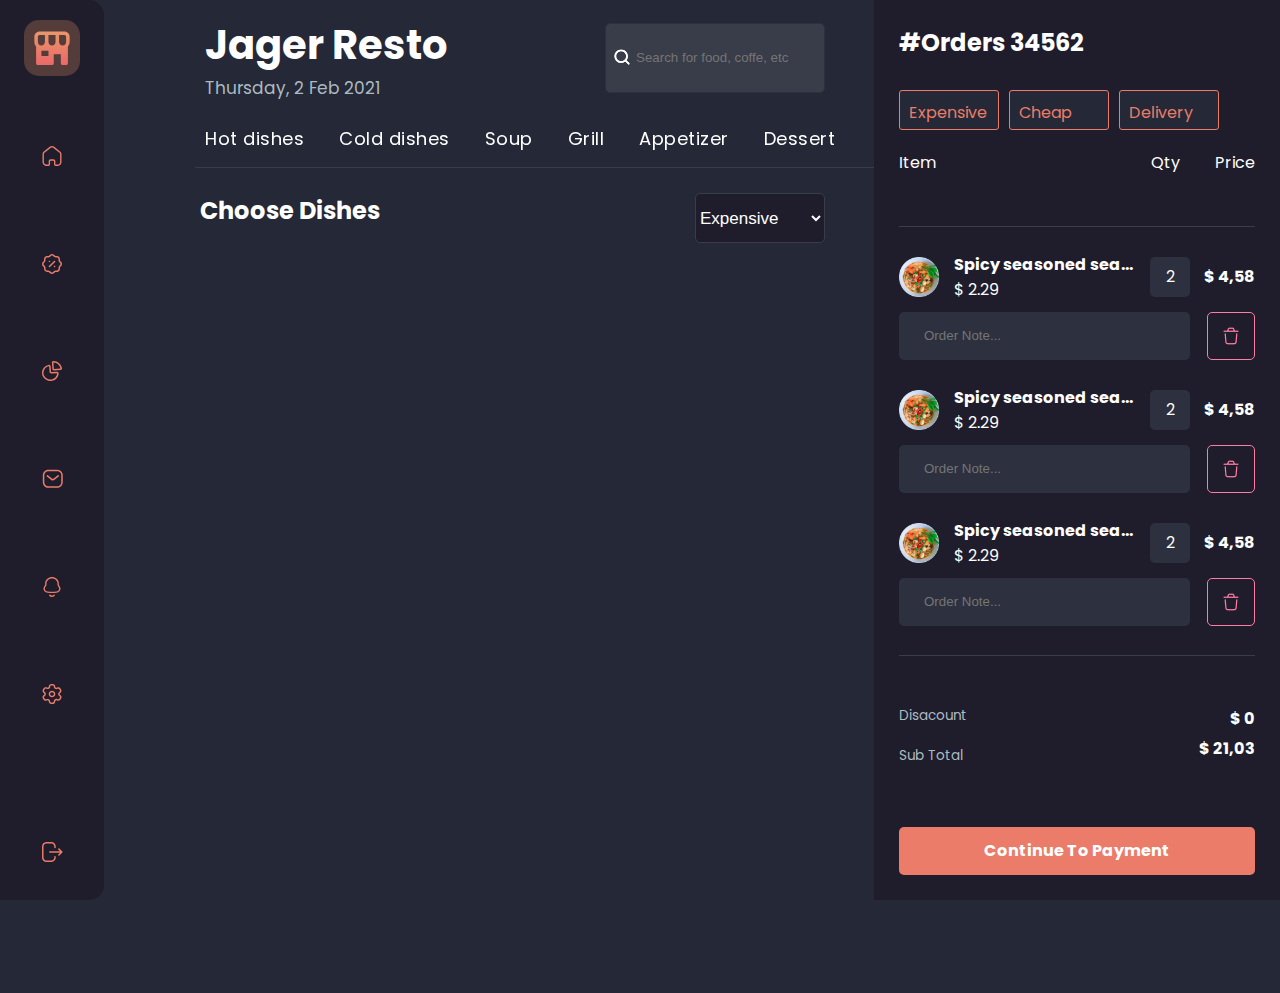
<file: index.html>
<!DOCTYPE html>
<html lang="en">

<head>
    <meta charset="UTF-8">
    <meta name="viewport" content="width=device-width, initial-scale=1.0">
    <title>Restarount</title>
    <link rel="stylesheet" href="style.css">
    <link rel="stylesheet" href="https://cdnjs.cloudflare.com/ajax/libs/font-awesome/6.5.1/css/all.min.css" integrity="sha512-DTOQO9RWCH3ppGqcWaEA1BIZOC6xxalwEsw9c2QQeAIftl+Vegovlnee1c9QX4TctnWMn13TZye+giMm8e2LwA==" crossorigin="anonymous" referrerpolicy="no-referrer"
    />
    <link rel="icon" href="images/Logo.png">

</head>

<body>
    <div class="sidebar">
        <div class="sidebar-logo">
            <img src="images/logo.svg" alt="logo" />
        </div>
        <div class="sidebar-menu">
            <div class="sidebar-menu-item active-item">
                <img src="images/Vector.svg" alt="" />
            </div>
            <div class="sidebar-menu-item">
                <img src="images/Vector-1.svg" alt="" />
            </div>
            <div class="sidebar-menu-item">
                <img src="images/Vector-2.svg" alt="" />
            </div>
            <div class="sidebar-menu-item">
                <img src="images/Vector-3.svg" alt="" />
            </div>
            <div class="sidebar-menu-item">
                <img src="images/Vector-4.svg" alt="" />
            </div>
            <div class="sidebar-menu-item">
                <img src="images/Vector-5.svg" alt="" />
            </div>
        </div>
        <div class="sidebar-logout">
            <img src="images/logout.svg" alt="log out" />
        </div>
    </div>

    <div class="main-section">
        <header>
            <div class="main-title">
                <div class="main-title-text">
                    <h1>Jager Resto</h1>
                    <p>Thursday, 2 Feb 2021</p>
                </div>
                <div class="main-title-searchbar">
                    <form id="form">
                        <input id="input" type="text" name="search" placeholder="Search for food, coffe, etc">
                        <img src="./images/search-icon.svg" alt="search">
                    </form>

                </div>
            </div>

            <div class="menu-tabs">

                <li class="activ-tab2">
                    <a id="hot" class="active-tab" href="#">Hot dishes</a>
                </li>


                <li class="activ-tab2">
                    <a id="cold" class="active-tab" href="./cold/index.html">Cold dishes</a>
                </li>


                <li class="activ-tab2">
                    <a id="soup" class="active-tab" href="./soup/index.html">Soup</a>
                </li>


                <li class="activ-tab2">
                    <a id="grill" class="active-tab" href="/grill/index.html">Grill</a>
                </li>


                <li class="activ-tab2">
                    <a id="appetizer" class="active-tab" href="/appetizer/index.html">Appetizer</a>
                </li>


                <li class="activ-tab2">
                    <a id="dessert" class="active-tab" href="/dessert/index.html">Dessert</a>
                </li>

            </div>
        </header>


        <div class="main-content">
            <div class="main-content-title">
                <h2>Choose Dishes</h2>
                <div class="main-content-dropdown">
                    <select name="dishes" id="select">
                        <option value="expensive">Expensive</option>
                        <option value="cheap">Cheap</option>
                        <option value="delivery">Delivery</option>
                    </select>
                </div>
            </div>

            <div class="main-content-grid" id="foods">

                <!-- <div class="container">
                    <div class="grid-item">
                        <img src="./images/food.png" alt="" />
                        <h3>Spicy seasoned seafood noodles</h3>
                        <p>$ 2.29</p>
                        <h4>20 Bowls availabel</h4>
                    </div>
                    <div class="grid-item">
                        <img src="./images/food.png" alt="" />
                        <h3>Spicy seasoned seafood noodles</h3>
                        <p>$ 2.29</p>
                        <h4>20 Bowls availabel</h4>
                    </div>
                    <div class="grid-item">
                        <img src="./images/food.png" alt="" />
                        <h3>Spicy seasoned seafood noodles</h3>
                        <p>$ 2.29</p>
                        <h4>20 Bowls availabel</h4>
                    </div>
                    <div class="grid-item">
                        <img src="./images/food.png" alt="" />
                        <h3>Spicy seasoned seafood noodles</h3>
                        <p>$ 2.29</p>
                        <h4>20 Bowls availabel</h4>
                    </div>
                    <div class="grid-item">
                        <img src="./images/food.png" alt="" />
                        <h3>Spicy seasoned seafood noodles</h3>
                        <p>$ 2.29</p>
                        <h4>20 Bowls availabel</h4>
                    </div>
                    <div class="grid-item">
                        <img src="./images/food.png" alt="" />
                        <h3>Spicy seasoned seafood noodles</h3>
                        <p>$ 2.29</p>
                        <h4>20 Bowls availabel</h4>
                    </div>
                    <div class="grid-item">
                        <img src="./images/food.png" alt="" />
                        <h3>Spicy seasoned seafood noodles</h3>
                        <p>$ 2.29</p>
                        <h4>20 Bowls availabel</h4>
                    </div>
                    <div class="grid-item">
                        <img src="./images/food.png" alt="" />
                        <h3>Spicy seasoned seafood noodles</h3>
                        <p>$ 2.29</p>
                        <h4>20 Bowls availabel</h4>
                    </div> -->
            </div>
        </div>

        <div class="order">
            <header>
                <h2>#Orders 34562</h2>
                <div class="order-header-selectors">
                    <p>Expensive</p>
                    <p>Cheap</p>
                    <p>Delivery</p>
                </div>
                <div class="order-header-info">
                    <p>Item</p>
                    <p>Qty</p>
                    <p>Price</p>
                </div>
            </header>
            <div class="order-content">
                <div class="order-content-item">
                    <div class="order-item-description">
                        <img src="./images/food.png" alt="" />
                        <div>
                            <h4>Spicy seasoned sea...</h4>
                            <p>$ 2.29</p>
                        </div>
                        <p class="order-item-quantity">2</p>
                        <h4>$ 4,58</h4>
                    </div>
                    <div class="order-item-note">
                        <input type="text" placeholder="Order Note..." />
                        <div>
                            <img src="./images/Trash.png" alt="" />
                        </div>
                    </div>
                </div>
                <div class="order-content-item">
                    <div class="order-item-description">
                        <img src="./images/food.png" alt="" />
                        <div>
                            <h4>Spicy seasoned sea...</h4>
                            <p>$ 2.29</p>
                        </div>
                        <p class="order-item-quantity">2</p>
                        <h4>$ 4,58</h4>
                    </div>
                    <div class="order-item-note">
                        <input type="text" placeholder="Order Note..." />
                        <div>
                            <img src="./images/Trash.png" alt="" />
                        </div>
                    </div>
                </div>
                <div class="order-content-item">
                    <div class="order-item-description">
                        <img src="./images/food.png" alt="" />
                        <div>
                            <h4>Spicy seasoned sea...</h4>
                            <p>$ 2.29</p>
                        </div>
                        <p class="order-item-quantity">2</p>
                        <h4>$ 4,58</h4>
                    </div>
                    <div class="order-item-note">
                        <input type="text" placeholder="Order Note..." />
                        <div>
                            <img src="./images/Trash.png" alt="" />
                        </div>
                    </div>
                </div>
                <div class="order-content-item">
                    <div class="order-item-description">
                        <img src="./images/food.png" alt="" />
                        <div>
                            <h4>Spicy seasoned sea...</h4>
                            <p>$ 2.29</p>
                        </div>
                        <p class="order-item-quantity">2</p>
                        <h4>$ 4,58</h4>
                    </div>
                    <div class="order-item-note">
                        <input type="text" value="Order Note..." />
                        <div>
                            <img src="./images/Trash.png" alt="" />
                        </div>
                    </div>
                </div>
            </div>
            <div class="order-total">
                <div class="order-disacount">
                    <p>Disacount</p>
                    <p>$ 0</p>
                </div>
                <div class="order-subtotal">
                    <p>Sub Total</p>
                    <p>$ 21,03</p>
                </div>
            </div>
            <p class="order-payment">Continue To Payment</p>
        </div>
    </div>
    </div>



    <script src="script.js"></script>

</body>

</html>
</file>
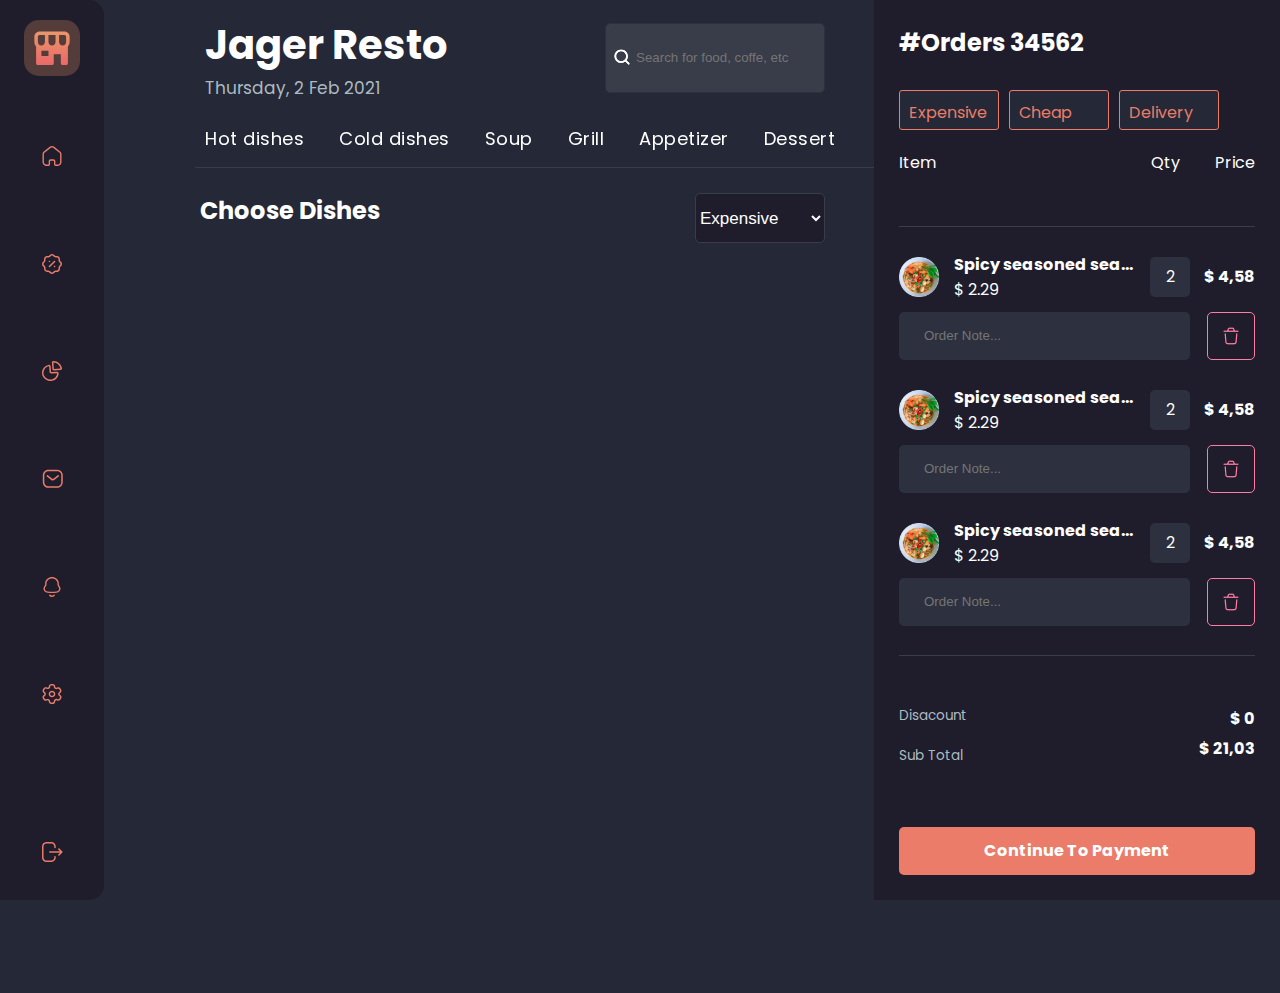
<file: appetizer/index.html>
<!DOCTYPE html>
<html lang="en">

<head>
    <meta charset="UTF-8">
    <meta name="viewport" content="width=device-width, initial-scale=1.0">
    <title>Restarount</title>
    <link rel="stylesheet" href="style.css">
    <link rel="stylesheet" href="https://cdnjs.cloudflare.com/ajax/libs/font-awesome/6.5.1/css/all.min.css" integrity="sha512-DTOQO9RWCH3ppGqcWaEA1BIZOC6xxalwEsw9c2QQeAIftl+Vegovlnee1c9QX4TctnWMn13TZye+giMm8e2LwA==" crossorigin="anonymous" referrerpolicy="no-referrer"
    />
    <link rel="icon" href="images/Logo.png">

</head>

<body>
    <div class="sidebar">
        <div class="sidebar-logo">
            <img src="images/logo.svg" alt="logo" />
        </div>
        <div class="sidebar-menu">
            <div class="sidebar-menu-item active-item">
                <img src="images/Vector.svg" alt="" />
            </div>
            <div class="sidebar-menu-item">
                <img src="images/Vector-1.svg" alt="" />
            </div>
            <div class="sidebar-menu-item">
                <img src="images/Vector-2.svg" alt="" />
            </div>
            <div class="sidebar-menu-item">
                <img src="images/Vector-3.svg" alt="" />
            </div>
            <div class="sidebar-menu-item">
                <img src="images/Vector-4.svg" alt="" />
            </div>
            <div class="sidebar-menu-item">
                <img src="images/Vector-5.svg" alt="" />
            </div>
        </div>
        <div class="sidebar-logout">
            <img src="images/logout.svg" alt="log out" />
        </div>
    </div>

    <div class="main-section">
        <header>
            <div class="main-title">
                <div class="main-title-text">
                    <h1>Jager Resto</h1>
                    <p>Thursday, 2 Feb 2021</p>
                </div>
                <div class="main-title-searchbar">
                    <form id="form">
                        <input id="input" type="text" name="search" placeholder="Search for food, coffe, etc">
                        <img src="./images/search-icon.svg" alt="search">
                    </form>

                </div>
            </div>

            <div class="menu-tabs">

                <li class="activ-tab2">
                    <a id="hot" class="active-tab" href="/index.html">Hot dishes</a>
                </li>


                <li class="activ-tab2">
                    <a id="cold" class="active-tab" href="/cold/index.html">Cold dishes</a>
                </li>


                <li class="activ-tab2">
                    <a id="soup" class="active-tab" href="/soup/index.html">Soup</a>
                </li>


                <li class="activ-tab2">
                    <a id="grill" class="active-tab" href="/grill/index.html">Grill</a>
                </li>


                <li class="activ-tab2">
                    <a id="appetizer" class="active-tab" href="/appetizer/">Appetizer</a>
                </li>


                <li class="activ-tab2">
                    <a id="dessert" class="active-tab" href="/dessert/index.html">Dessert</a>
                </li>

            </div>
        </header>


        <div class="main-content">
            <div class="main-content-title">
                <h2>Choose Dishes</h2>
                <div class="main-content-dropdown">
                    <select name="dishes" id="select">
                        <option value="expensive">Expensive</option>
                        <option value="cheap">Cheap</option>
                        <option value="delivery">Delivery</option>
                    </select>
                </div>
            </div>

            <div class="main-content-grid" id="foods">

                <!-- <div class="container">
                    <div class="grid-item">
                        <img src="./images/food.png" alt="" />
                        <h3>Spicy seasoned seafood noodles</h3>
                        <p>$ 2.29</p>
                        <h4>20 Bowls availabel</h4>
                    </div>
                    <div class="grid-item">
                        <img src="./images/food.png" alt="" />
                        <h3>Spicy seasoned seafood noodles</h3>
                        <p>$ 2.29</p>
                        <h4>20 Bowls availabel</h4>
                    </div>
                    <div class="grid-item">
                        <img src="./images/food.png" alt="" />
                        <h3>Spicy seasoned seafood noodles</h3>
                        <p>$ 2.29</p>
                        <h4>20 Bowls availabel</h4>
                    </div>
                    <div class="grid-item">
                        <img src="./images/food.png" alt="" />
                        <h3>Spicy seasoned seafood noodles</h3>
                        <p>$ 2.29</p>
                        <h4>20 Bowls availabel</h4>
                    </div>
                    <div class="grid-item">
                        <img src="./images/food.png" alt="" />
                        <h3>Spicy seasoned seafood noodles</h3>
                        <p>$ 2.29</p>
                        <h4>20 Bowls availabel</h4>
                    </div>
                    <div class="grid-item">
                        <img src="./images/food.png" alt="" />
                        <h3>Spicy seasoned seafood noodles</h3>
                        <p>$ 2.29</p>
                        <h4>20 Bowls availabel</h4>
                    </div>
                    <div class="grid-item">
                        <img src="./images/food.png" alt="" />
                        <h3>Spicy seasoned seafood noodles</h3>
                        <p>$ 2.29</p>
                        <h4>20 Bowls availabel</h4>
                    </div>
                    <div class="grid-item">
                        <img src="./images/food.png" alt="" />
                        <h3>Spicy seasoned seafood noodles</h3>
                        <p>$ 2.29</p>
                        <h4>20 Bowls availabel</h4>
                    </div> -->
            </div>
        </div>

        <div class="order">
            <header>
                <h2>#Orders 34562</h2>
                <div class="order-header-selectors">
                    <p>Expensive</p>
                    <p>Cheap</p>
                    <p>Delivery</p>
                </div>
                <div class="order-header-info">
                    <p>Item</p>
                    <p>Qty</p>
                    <p>Price</p>
                </div>
            </header>
            <div class="order-content">
                <div class="order-content-item">
                    <div class="order-item-description">
                        <img src="./images/food.png" alt="" />
                        <div>
                            <h4>Spicy seasoned sea...</h4>
                            <p>$ 2.29</p>
                        </div>
                        <p class="order-item-quantity">2</p>
                        <h4>$ 4,58</h4>
                    </div>
                    <div class="order-item-note">
                        <input type="text" placeholder="Order Note..." />
                        <div>
                            <img src="./images/Trash.png" alt="" />
                        </div>
                    </div>
                </div>
                <div class="order-content-item">
                    <div class="order-item-description">
                        <img src="./images/food.png" alt="" />
                        <div>
                            <h4>Spicy seasoned sea...</h4>
                            <p>$ 2.29</p>
                        </div>
                        <p class="order-item-quantity">2</p>
                        <h4>$ 4,58</h4>
                    </div>
                    <div class="order-item-note">
                        <input type="text" placeholder="Order Note..." />
                        <div>
                            <img src="./images/Trash.png" alt="" />
                        </div>
                    </div>
                </div>
                <div class="order-content-item">
                    <div class="order-item-description">
                        <img src="./images/food.png" alt="" />
                        <div>
                            <h4>Spicy seasoned sea...</h4>
                            <p>$ 2.29</p>
                        </div>
                        <p class="order-item-quantity">2</p>
                        <h4>$ 4,58</h4>
                    </div>
                    <div class="order-item-note">
                        <input type="text" placeholder="Order Note..." />
                        <div>
                            <img src="./images/Trash.png" alt="" />
                        </div>
                    </div>
                </div>
                <div class="order-content-item">
                    <div class="order-item-description">
                        <img src="./images/food.png" alt="" />
                        <div>
                            <h4>Spicy seasoned sea...</h4>
                            <p>$ 2.29</p>
                        </div>
                        <p class="order-item-quantity">2</p>
                        <h4>$ 4,58</h4>
                    </div>
                    <div class="order-item-note">
                        <input type="text" value="Order Note..." />
                        <div>
                            <img src="./images/Trash.png" alt="" />
                        </div>
                    </div>
                </div>
            </div>
            <div class="order-total">
                <div class="order-disacount">
                    <p>Disacount</p>
                    <p>$ 0</p>
                </div>
                <div class="order-subtotal">
                    <p>Sub Total</p>
                    <p>$ 21,03</p>
                </div>
            </div>
            <p class="order-payment">Continue To Payment</p>
        </div>
    </div>
    </div>



    <script src="script.js"></script>

</body>

</html>
</file>
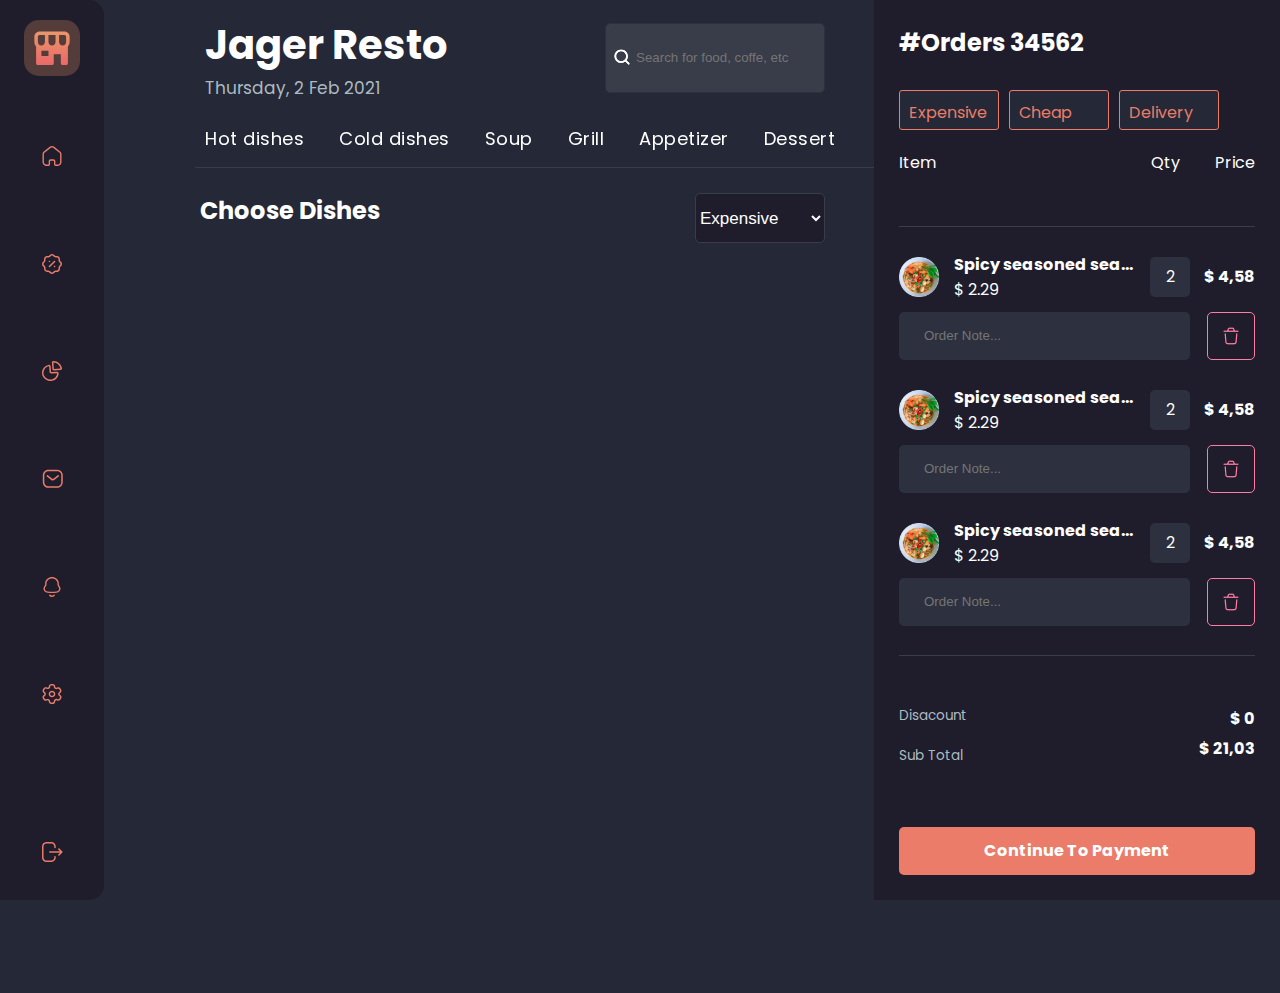
<file: cold/index.html>
<!DOCTYPE html>
<html lang="en">

<head>
    <meta charset="UTF-8">
    <meta name="viewport" content="width=device-width, initial-scale=1.0">
    <title>Restarount</title>
    <link rel="stylesheet" href="style.css">
    <link rel="stylesheet" href="https://cdnjs.cloudflare.com/ajax/libs/font-awesome/6.5.1/css/all.min.css" integrity="sha512-DTOQO9RWCH3ppGqcWaEA1BIZOC6xxalwEsw9c2QQeAIftl+Vegovlnee1c9QX4TctnWMn13TZye+giMm8e2LwA==" crossorigin="anonymous" referrerpolicy="no-referrer"
    />
    <link rel="icon" href="images/Logo.png">

</head>

<body>
    <div class="sidebar">
        <div class="sidebar-logo">
            <img src="images/logo.svg" alt="logo" />
        </div>
        <div class="sidebar-menu">
            <div class="sidebar-menu-item active-item">
                <img src="images/Vector.svg" alt="" />
            </div>
            <div class="sidebar-menu-item">
                <img src="images/Vector-1.svg" alt="" />
            </div>
            <div class="sidebar-menu-item">
                <img src="images/Vector-2.svg" alt="" />
            </div>
            <div class="sidebar-menu-item">
                <img src="images/Vector-3.svg" alt="" />
            </div>
            <div class="sidebar-menu-item">
                <img src="images/Vector-4.svg" alt="" />
            </div>
            <div class="sidebar-menu-item">
                <img src="images/Vector-5.svg" alt="" />
            </div>
        </div>
        <div class="sidebar-logout">
            <img src="images/logout.svg" alt="log out" />
        </div>
    </div>

    <div class="main-section">
        <header>
            <div class="main-title">
                <div class="main-title-text">
                    <h1>Jager Resto</h1>
                    <p>Thursday, 2 Feb 2021</p>
                </div>
                <div class="main-title-searchbar">
                    <form id="form">
                        <input id="input" type="text" name="search" placeholder="Search for food, coffe, etc">
                        <img src="./images/search-icon.svg" alt="search">
                    </form>

                </div>
            </div>

            <div class="menu-tabs">

                <li class="activ-tab2">
                    <a id="hot" class="active-tab" href="/index.html">Hot dishes</a>
                </li>


                <li class="activ-tab2">
                    <a id="cold" class="active-tab" href="/cold/index.html">Cold dishes</a>
                </li>


                <li class="activ-tab2">
                    <a id="soup" class="active-tab" href="/soup/index.html">Soup</a>
                </li>


                <li class="activ-tab2">
                    <a id="grill" class="active-tab" href="/grill/index.html">Grill</a>
                </li>


                <li class="activ-tab2">
                    <a id="appetizer" class="active-tab" href="/appetizer/index.html">Appetizer</a>
                </li>


                <li class="activ-tab2">
                    <a id="dessert" class="active-tab" href="/dessert/index.html">Dessert</a>
                </li>

            </div>
        </header>


        <div class="main-content">
            <div class="main-content-title">
                <h2>Choose Dishes</h2>
                <div class="main-content-dropdown">
                    <select name="dishes" id="select">
                        <option value="expensive">Expensive</option>
                        <option value="cheap">Cheap</option>
                        <option value="delivery">Delivery</option>
                    </select>
                </div>
            </div>

            <div class="main-content-grid" id="foods">

                <!-- <div class="container">
                    <div class="grid-item">
                        <img src="./images/food.png" alt="" />
                        <h3>Spicy seasoned seafood noodles</h3>
                        <p>$ 2.29</p>
                        <h4>20 Bowls availabel</h4>
                    </div>
                    <div class="grid-item">
                        <img src="./images/food.png" alt="" />
                        <h3>Spicy seasoned seafood noodles</h3>
                        <p>$ 2.29</p>
                        <h4>20 Bowls availabel</h4>
                    </div>
                    <div class="grid-item">
                        <img src="./images/food.png" alt="" />
                        <h3>Spicy seasoned seafood noodles</h3>
                        <p>$ 2.29</p>
                        <h4>20 Bowls availabel</h4>
                    </div>
                    <div class="grid-item">
                        <img src="./images/food.png" alt="" />
                        <h3>Spicy seasoned seafood noodles</h3>
                        <p>$ 2.29</p>
                        <h4>20 Bowls availabel</h4>
                    </div>
                    <div class="grid-item">
                        <img src="./images/food.png" alt="" />
                        <h3>Spicy seasoned seafood noodles</h3>
                        <p>$ 2.29</p>
                        <h4>20 Bowls availabel</h4>
                    </div>
                    <div class="grid-item">
                        <img src="./images/food.png" alt="" />
                        <h3>Spicy seasoned seafood noodles</h3>
                        <p>$ 2.29</p>
                        <h4>20 Bowls availabel</h4>
                    </div>
                    <div class="grid-item">
                        <img src="./images/food.png" alt="" />
                        <h3>Spicy seasoned seafood noodles</h3>
                        <p>$ 2.29</p>
                        <h4>20 Bowls availabel</h4>
                    </div>
                    <div class="grid-item">
                        <img src="./images/food.png" alt="" />
                        <h3>Spicy seasoned seafood noodles</h3>
                        <p>$ 2.29</p>
                        <h4>20 Bowls availabel</h4>
                    </div> -->
            </div>
        </div>

        <div class="order">
            <header>
                <h2>#Orders 34562</h2>
                <div class="order-header-selectors">
                    <p>Expensive</p>
                    <p>Cheap</p>
                    <p>Delivery</p>
                </div>
                <div class="order-header-info">
                    <p>Item</p>
                    <p>Qty</p>
                    <p>Price</p>
                </div>
            </header>
            <div class="order-content">
                <div class="order-content-item">
                    <div class="order-item-description">
                        <img src="./images/food.png" alt="" />
                        <div>
                            <h4>Spicy seasoned sea...</h4>
                            <p>$ 2.29</p>
                        </div>
                        <p class="order-item-quantity">2</p>
                        <h4>$ 4,58</h4>
                    </div>
                    <div class="order-item-note">
                        <input type="text" placeholder="Order Note..." />
                        <div>
                            <img src="./images/Trash.png" alt="" />
                        </div>
                    </div>
                </div>
                <div class="order-content-item">
                    <div class="order-item-description">
                        <img src="./images/food.png" alt="" />
                        <div>
                            <h4>Spicy seasoned sea...</h4>
                            <p>$ 2.29</p>
                        </div>
                        <p class="order-item-quantity">2</p>
                        <h4>$ 4,58</h4>
                    </div>
                    <div class="order-item-note">
                        <input type="text" placeholder="Order Note..." />
                        <div>
                            <img src="./images/Trash.png" alt="" />
                        </div>
                    </div>
                </div>
                <div class="order-content-item">
                    <div class="order-item-description">
                        <img src="./images/food.png" alt="" />
                        <div>
                            <h4>Spicy seasoned sea...</h4>
                            <p>$ 2.29</p>
                        </div>
                        <p class="order-item-quantity">2</p>
                        <h4>$ 4,58</h4>
                    </div>
                    <div class="order-item-note">
                        <input type="text" placeholder="Order Note..." />
                        <div>
                            <img src="./images/Trash.png" alt="" />
                        </div>
                    </div>
                </div>
                <div class="order-content-item">
                    <div class="order-item-description">
                        <img src="./images/food.png" alt="" />
                        <div>
                            <h4>Spicy seasoned sea...</h4>
                            <p>$ 2.29</p>
                        </div>
                        <p class="order-item-quantity">2</p>
                        <h4>$ 4,58</h4>
                    </div>
                    <div class="order-item-note">
                        <input type="text" value="Order Note..." />
                        <div>
                            <img src="./images/Trash.png" alt="" />
                        </div>
                    </div>
                </div>
            </div>
            <div class="order-total">
                <div class="order-disacount">
                    <p>Disacount</p>
                    <p>$ 0</p>
                </div>
                <div class="order-subtotal">
                    <p>Sub Total</p>
                    <p>$ 21,03</p>
                </div>
            </div>
            <p class="order-payment">Continue To Payment</p>
        </div>
    </div>
    </div>



    <script src="script.js"></script>

</body>

</html>
</file>
<file: style.css>
@import url('https://fonts.googleapis.com/css2?family=Poppins:wght@200;300;400;500;600;700;800&display=swap');
* {
    margin: 0;
    padding: 0;
    -webkit-box-sizing: border-box;
    box-sizing: border-box;
}

body {
    background-color: #252836;
    font-family: "Poppins", sans-serif;
}

a {
    text-decoration: none;
}

li {
    list-style: none;
}

html {
    overflow-x: hidden;
}

.sidebar {
    padding: 20px 0px;
    background-color: #1f1d2b;
    height: 100vh;
    display: flex;
    flex-direction: column;
    align-items: center;
    justify-content: space-between;
    border-radius: 0px 15px 15px 0px;
    position: fixed;
    width: 104px;
}

.sidebar-menu {
    height: 100%;
    display: flex;
    flex-direction: column;
    justify-content: space-evenly;
    padding-bottom: 50px;
}

.sidebar-logo {
    background-color: #ea966942;
    width: 56px;
    height: 56px;
    border-radius: 15px;
    display: flex;
    justify-content: center;
    align-items: center;
    flex-shrink: 0;
    img {
        width: 36px;
        height: 36px;
    }
}

.sidebar-logout {
    width: 56px;
    height: 56px;
    border-radius: 15px;
    display: flex;
    justify-content: center;
    align-items: center;
    flex-shrink: 0;
    border-color: #ea7c6900;
    transition: border 0.2s ease-in-out;
    &:hover {
        border: 2px solid #ea7c69;
    }
}

.sidebar-menu-item {
    width: 56px;
    height: 56px;
    display: flex;
    justify-content: center;
    align-items: center;
    position: relative;
    z-index: 10;
    cursor: pointer;
    border-radius: 15px;
    border-color: #ea7c6900;
    transition: border 0.2s ease-in-out;
    &:hover {
        border: 2px solid #ea7c69;
    }
}

.sidebar-logout {
    cursor: pointer;
}

.active-item>* {
    position: relative;
    z-index: 10;
}

.main-section {
    padding: 25px 25px 0px 25px;
    -ms-grid-column: 2;
    -ms-grid-column-span: 1;
    grid-column: 2/3;
}

.main-title {
    display: -webkit-box;
    display: -ms-flexbox;
    display: flex;
    -webkit-box-pack: justify;
    -ms-flex-pack: justify;
    justify-content: space-between;
    -webkit-box-align: center;
    -ms-flex-align: center;
    align-items: center;
    height: 65px;
    color: white;
    margin-bottom: 35px;
}

.main-title input {
    margin-right: 430px;
    width: 220px;
    height: 70px;
    border-radius: 5px;
    border: 1px solid #2d303e;
    background-color: #393c49;
    color: #fff;
    padding-left: 30px;
    -webkit-border-radius: 5px;
    -moz-border-radius: 5px;
    -ms-border-radius: 5px;
    -o-border-radius: 5px;
}

.main-title input:focus {
    outline: none;
}

.main-title img {
    position: absolute;
    top: 49%;
    -webkit-transform: translate(0, -50%);
    transform: translate(0, -50%);
    left: 7px;
}

.main-title-searchbar {
    position: relative;
}

.main-title-text h1 {
    font-size: 40px;
    margin-left: 180px;
}

.main-title-text p {
    color: #abbbc2;
    margin-left: 180px;
    font-size: 17px;
}

.menu-tabs {
    gap: 15px;
    margin-left: 170px;
    display: -webkit-box;
    display: -ms-flexbox;
    display: flex;
    -webkit-box-align: center;
    -ms-flex-align: center;
    align-items: center;
    color: white;
    border-bottom: 1px solid #393c49;
    padding-bottom: 15px;
    margin-bottom: 25px;
}

.menu-tabs p {
    cursor: pointer;
    -webkit-transition: color 0.2s ease;
    transition: color 0.2s ease;
}

.menu-tabs>p {
    padding-right: 50px;
}

.menu-tabs a {
    position: relative;
    text-decoration: none;
    color: #fff;
    font-size: 18px;
    letter-spacing: 0.5px;
    padding: 0 10px;
    transition: 0.4s;
    -webkit-transition: 0.4s;
    -moz-transition: 0.4s;
    -ms-transition: 0.4s;
    -o-transition: 0.4s;
}

.menu-tabs a:hover {
    color: #ea7c69;
}

.menu-tabs a:after {
    content: "";
    position: absolute;
    background-color: #ea7c69;
    height: 3px;
    width: 0;
    left: 0;
    bottom: -10px;
    transition: 0.3s;
    -webkit-transition: 0.3s;
    -moz-transition: 0.3s;
    -ms-transition: 0.3s;
    -o-transition: 0.3s;
}

.menu-tabs a:hover::after {
    width: 100%;
}

.menu-tabs p :hover {
    color: #ea7c69;
}

.main-content-title {
    margin-left: 175px;
    display: -webkit-box;
    display: -ms-flexbox;
    display: flex;
    -webkit-box-pack: justify;
    -ms-flex-pack: justify;
    justify-content: space-between;
    color: white;
}

.main-content-dropdown select {
    margin-right: 430px;
    cursor: pointer;
    font-size: 17px;
    color: #fff;
    display: -webkit-box;
    display: -ms-flexbox;
    display: flex;
    -webkit-box-pack: space-evenly;
    -ms-flex-pack: space-evenly;
    justify-content: space-evenly;
    -webkit-box-align: center;
    -ms-flex-align: center;
    align-items: center;
    width: 130px;
    height: 50px;
    background-color: #1f1d2b;
    border: 1px solid #393c49;
    border-radius: 5px;
}

.main-content-grid {
    overflow: scroll;
    width: 1490px;
    height: 700px;
    margin-top: 50px;
    display: grid;
    /* -ms-grid-columns: (1fr); */
    grid-template-columns: repeat(3, 1fr);
    /* justify-items: center; */
    /* grid-gap: 50px; */
}

.container {
    /* position: absolute; */
    margin-left: 230px;
    grid-gap: 90px;
    -ms-grid-columns: (1fr);
    grid-template-columns: repeat(4, 1fr);
    justify-items: center;
    width: 300px;
    display: grid;
    /* justify-content: space-between; */
    /* margin: 0 auto; */
}

.grid-item {
    margin-bottom: 80px;
    margin-left: 200px;
    width: 200px;
    height: 230px;
    background-color: #1f1d2b;
    border-radius: 15px;
    color: white;
    text-align: center;
    display: -webkit-box;
    display: -ms-flexbox;
    display: flex;
    -webkit-box-orient: vertical;
    -webkit-box-direction: normal;
    -ms-flex-direction: column;
    flex-direction: column;
    -webkit-box-align: center;
    -ms-flex-align: center;
    align-items: center;
    -webkit-box-pack: justify;
    -ms-flex-pack: justify;
    justify-content: space-between;
    position: relative;
    padding: 0 40px;
    padding-top: 130px;
    padding-bottom: 60px;
    font-size: 0.8em;
    cursor: pointer;
    border-color: #393c4900;
    -webkit-transition: border 0.1s;
    transition: border 0.1s;
    -moz-transition: border 0.1s;
    -ms-transition: border 0.1s;
    -o-transition: border 0.1s;
    -webkit-border-radius: 15px;
    -moz-border-radius: 15px;
    -ms-border-radius: 15px;
    -o-border-radius: 15px;
}

.grid-item:hover {
    border: 3px solid #393c49;
}

.grid-item img {
    width: 130px;
    height: 130px;
    position: absolute;
    bottom: 110px;
}

.grid-item h4 {
    width: px;
    color: #abbbc2;
    font-weight: lighter;
}

.grid-item h3 {
    width: 180px;
    color: #fff;
    font-weight: lighter;
}

.main-content-grid img {
    animation-name: rotate;
    animation-duration: 10s;
    animation-delay: 0s;
    border-radius: 50%;
}

.grid-item p {
    font-size: 15px;
}

@keyframes rotate {
    0% {
        transform: rotate(0deg);
        -webkit-transform: rotate(0deg);
        -moz-transform: rotate(0deg);
        -ms-transform: rotate(0deg);
        -o-transform: rotate(0deg);
    }
    25% {
        transform: rotate(90deg);
        -webkit-transform: rotate(90deg);
        -moz-transform: rotate(90deg);
        -ms-transform: rotate(90deg);
        -o-transform: rotate(90deg);
    }
    50% {
        transform: rotate(180deg);
        -webkit-transform: rotate(180deg);
        -moz-transform: rotate(180deg);
        -ms-transform: rotate(180deg);
        -o-transform: rotate(180deg);
    }
    100% {
        transform: rotate(360deg);
        -webkit-transform: rotate(360deg);
        -moz-transform: rotate(360deg);
        -ms-transform: rotate(360deg);
        -o-transform: rotate(360deg);
    }
}

.order {
    display: -webkit-box;
    display: -ms-flexbox;
    display: flex;
    -webkit-box-orient: vertical;
    -webkit-box-direction: normal;
    -ms-flex-direction: column;
    flex-direction: column;
    -webkit-box-pack: justify;
    -ms-flex-pack: justify;
    justify-content: space-between;
    color: white;
    height: 132px;
}

.order-header-info {
    display: -webkit-box;
    display: -ms-flexbox;
    display: flex;
    -webkit-box-pack: justify;
    -ms-flex-pack: justify;
    justify-content: space-between;
}

.order-header-info p:first-child {
    -webkit-box-flex: 2;
    -ms-flex-positive: 2;
    flex-grow: 2;
}

.order-header-info p:last-child {
    width: 75px;
    text-align: right;
}

.order-header-selectors {
    display: -webkit-box;
    display: -ms-flexbox;
    display: flex;
    transition: border 0.5s;
    -webkit-transition: border 0.5s;
    -moz-transition: border 0.5s;
    -ms-transition: border 0.5s;
    -o-transition: border 0.5s;
}

.order-header-selectors p {
    margin-bottom: 20px;
    margin-top: 30px;
    color: #ea7c69;
    background-color: #1f1d2b;
    border: 1px solid #393c49;
    border-radius: 5px;
    padding: 9px;
    margin-right: 10px;
    cursor: pointer;
    transition: border 0.5s;
    -webkit-transition: border 0.5s;
    -moz-transition: border 0.5s;
    -ms-transition: border 0.5s;
    -o-transition: border 0.5s;
    -webkit-border-radius: 5px;
    -moz-border-radius: 5px;
    -ms-border-radius: 5px;
    -o-border-radius: 5px;
}

.order-header-selectors p:hover {
    color: #fff;
    background-color: #ea7c69;
    border-color: #ea7c69;
}

.active-button {
    color: #ea7c69;
    background-color: #1f1d2b;
    border: 1px solid #393c49;
}

.order-content-item {
    margin: 25px 0;
}

.order-header-selectors p {
    background-color: #1f1d2b;
    border-radius: 5px;
    padding: 9px;
    margin-right: 10px;
    cursor: pointer;
    border: 1px solid #ea7c69;
    border-radius: 3px;
    width: 100px;
    height: 40px;
    display: block;
    background: linear-gradient(to right, #ea7c69 50%, #252836 50%);
    background-size: 200% 100%;
    background-position: right bottom;
    transition: all .5s ease-out;
}

.order-header-selectors p:hover {
    background-position: left bottom;
}

.order-header-selectors {
    display: -webkit-box;
    display: -ms-flexbox;
    display: flex;
    transition: border 0.5s;
    -webkit-transition: border 0.5s;
    -moz-transition: border 0.5s;
    -ms-transition: border 0.5s;
    -o-transition: border 0.5s;
}

.order-header-selectors:hover {
    color: #252836;
}

.order-item-description {
    display: -webkit-box;
    display: -ms-flexbox;
    display: flex;
    -webkit-box-pack: justify;
    -ms-flex-pack: justify;
    justify-content: space-between;
    -webkit-box-align: center;
    -ms-flex-align: center;
    align-items: center;
    color: white;
}

.order-item-description div {
    display: -webkit-box;
    display: -ms-flexbox;
    display: flex;
    -webkit-box-orient: vertical;
    -webkit-box-direction: normal;
    -ms-flex-direction: column;
    flex-direction: column;
    -webkit-box-pack: justify;
    -ms-flex-pack: justify;
    justify-content: space-between;
    -webkit-box-flex: 2;
    -ms-flex-positive: 2;
    flex-grow: 2;
}

.order-item-description img {
    width: 40px;
    height: 40px;
    margin-right: 15px;
}

.order-item-description h4:last-child {
    width: 65px;
    text-align: right;
}

.order-content {
    overflow: scroll;
    border-top: 1px solid #393c49;
    border-bottom: 1px solid #393c49;
    overflow: hidden;
    height: 430px;
}

.order-item-quantity {
    background-color: #2d303e;
    width: 40px;
    height: 40px;
    border-radius: 5px;
    display: -webkit-box;
    display: -ms-flexbox;
    display: flex;
    -webkit-box-pack: center;
    -ms-flex-pack: center;
    justify-content: center;
    -webkit-box-align: center;
    -ms-flex-align: center;
    align-items: center;
    -ms-flex-negative: 0;
    flex-shrink: 0;
}

.order-item-note {
    display: -webkit-box;
    display: -ms-flexbox;
    display: flex;
    -webkit-box-pack: justify;
    -ms-flex-pack: justify;
    justify-content: space-between;
    margin-top: 10px;
}

.order-item-note input {
    -webkit-box-flex: 2;
    -ms-flex-positive: 2;
    flex-grow: 2;
    border-radius: 5px;
    background-color: #2d303e;
    border: none;
    padding-left: 25px;
    color: white;
}

.order-item-note input:focus {
    outline: none;
}

.order-item-note div {
    width: 48px;
    height: 48px;
    display: -webkit-box;
    display: -ms-flexbox;
    display: flex;
    -webkit-box-pack: center;
    -ms-flex-pack: center;
    justify-content: center;
    -webkit-box-align: center;
    -ms-flex-align: center;
    align-items: center;
    border: 1px solid #ff7ca3;
    border-radius: 5px;
    cursor: pointer;
    -webkit-transition: border-width 0.2s ease;
    transition: border-width 0.2s ease;
    margin-left: 17px;
}

.order-item-note div:hover {
    border-width: 3px;
}

.order-disacount {
    display: -webkit-box;
    display: -ms-flexbox;
    display: flex;
    -webkit-box-pack: justify;
    -ms-flex-pack: justify;
    justify-content: space-between;
    color: white;
    font-weight: bold;
}

.order-disacount p:first-child {
    font-weight: lighter;
    color: #abbbc2;
    font-size: 0.85em;
    margin-bottom: 10px;
}

.order-subtotal {
    display: -webkit-box;
    display: -ms-flexbox;
    display: flex;
    -webkit-box-pack: justify;
    -ms-flex-pack: justify;
    justify-content: space-between;
    color: white;
    font-weight: bold;
}

.order-subtotal p:first-child {
    font-weight: lighter;
    color: #abbbc2;
    font-size: 0.85em;
    margin: 10px 0;
}

.order-payment {
    height: 48px;
    background-color: #ea7c69;
    border-radius: 5px;
    display: -webkit-box;
    display: -ms-flexbox;
    display: flex;
    -webkit-box-pack: center;
    -ms-flex-pack: center;
    justify-content: center;
    -webkit-box-align: center;
    -ms-flex-align: center;
    align-items: center;
    color: white;
    font-weight: bold;
    cursor: pointer;
    -webkit-transition: -webkit-box-shadow 0.2s ease;
    transition: -webkit-box-shadow 0.2s ease;
    transition: box-shadow 0.2s ease;
    transition: box-shadow 0.2s ease, -webkit-box-shadow 0.2s ease;
}

.order-payment:hover {
    -webkit-box-shadow: 0px 0px 20px 10px #ea7c692f;
    box-shadow: 0px 0px 20px 10px #ea7c692f;
}

.order {
    bottom: 0px;
    margin-left: 1472px;
    height: 100vh;
    padding: 25px;
    background-color: #1f1d2b;
    width: 406px;
    position: fixed;
    right: 0;
    display: -webkit-box;
    display: -ms-flexbox;
    display: flex;
    -webkit-box-orient: vertical;
    -webkit-box-direction: normal;
    -ms-flex-direction: column;
    flex-direction: column;
    -webkit-box-pack: justify;
    -ms-flex-pack: justify;
    justify-content: space-between;
    overflow: hidden;
}
</file>
<file: appetizer/style.css>
@import url('https://fonts.googleapis.com/css2?family=Poppins:wght@200;300;400;500;600;700;800&display=swap');
* {
    margin: 0;
    padding: 0;
    -webkit-box-sizing: border-box;
    box-sizing: border-box;
}

body {
    background-color: #252836;
    font-family: "Poppins", sans-serif;
}

a {
    text-decoration: none;
}

li {
    list-style: none;
}

html {
    overflow-x: hidden;
}

.sidebar {
    padding: 20px 0px;
    background-color: #1f1d2b;
    height: 100vh;
    display: flex;
    flex-direction: column;
    align-items: center;
    justify-content: space-between;
    border-radius: 0px 15px 15px 0px;
    position: fixed;
    width: 104px;
}

.sidebar-menu {
    height: 100%;
    display: flex;
    flex-direction: column;
    justify-content: space-evenly;
    padding-bottom: 50px;
}

.sidebar-logo {
    background-color: #ea966942;
    width: 56px;
    height: 56px;
    border-radius: 15px;
    display: flex;
    justify-content: center;
    align-items: center;
    flex-shrink: 0;
    img {
        width: 36px;
        height: 36px;
    }
}

.sidebar-logout {
    width: 56px;
    height: 56px;
    border-radius: 15px;
    display: flex;
    justify-content: center;
    align-items: center;
    flex-shrink: 0;
    border-color: #ea7c6900;
    transition: border 0.2s ease-in-out;
    &:hover {
        border: 2px solid #ea7c69;
    }
}

.sidebar-menu-item {
    width: 56px;
    height: 56px;
    display: flex;
    justify-content: center;
    align-items: center;
    position: relative;
    z-index: 10;
    cursor: pointer;
    border-radius: 15px;
    border-color: #ea7c6900;
    transition: border 0.2s ease-in-out;
    &:hover {
        border: 2px solid #ea7c69;
    }
}

.sidebar-logout {
    cursor: pointer;
}

.active-item>* {
    position: relative;
    z-index: 10;
}

.main-section {
    padding: 25px 25px 0px 25px;
    -ms-grid-column: 2;
    -ms-grid-column-span: 1;
    grid-column: 2/3;
}

.main-title {
    display: -webkit-box;
    display: -ms-flexbox;
    display: flex;
    -webkit-box-pack: justify;
    -ms-flex-pack: justify;
    justify-content: space-between;
    -webkit-box-align: center;
    -ms-flex-align: center;
    align-items: center;
    height: 65px;
    color: white;
    margin-bottom: 35px;
}

.main-title input {
    margin-right: 430px;
    width: 220px;
    height: 70px;
    border-radius: 5px;
    border: 1px solid #2d303e;
    background-color: #393c49;
    color: #fff;
    padding-left: 30px;
    -webkit-border-radius: 5px;
    -moz-border-radius: 5px;
    -ms-border-radius: 5px;
    -o-border-radius: 5px;
}

.main-title input:focus {
    outline: none;
}

.main-title img {
    position: absolute;
    top: 49%;
    -webkit-transform: translate(0, -50%);
    transform: translate(0, -50%);
    left: 7px;
}

.main-title-searchbar {
    position: relative;
}

.main-title-text h1 {
    font-size: 40px;
    margin-left: 180px;
}

.main-title-text p {
    color: #abbbc2;
    margin-left: 180px;
    font-size: 17px;
}

.menu-tabs {
    gap: 15px;
    margin-left: 170px;
    display: -webkit-box;
    display: -ms-flexbox;
    display: flex;
    -webkit-box-align: center;
    -ms-flex-align: center;
    align-items: center;
    color: white;
    border-bottom: 1px solid #393c49;
    padding-bottom: 15px;
    margin-bottom: 25px;
}

.menu-tabs p {
    cursor: pointer;
    -webkit-transition: color 0.2s ease;
    transition: color 0.2s ease;
}

.menu-tabs>p {
    padding-right: 50px;
}

.menu-tabs a {
    position: relative;
    text-decoration: none;
    color: #fff;
    font-size: 18px;
    letter-spacing: 0.5px;
    padding: 0 10px;
    transition: 0.4s;
    -webkit-transition: 0.4s;
    -moz-transition: 0.4s;
    -ms-transition: 0.4s;
    -o-transition: 0.4s;
}

.menu-tabs a:hover {
    color: #ea7c69;
}

.menu-tabs a:after {
    content: "";
    position: absolute;
    background-color: #ea7c69;
    height: 3px;
    width: 0;
    left: 0;
    bottom: -10px;
    transition: 0.3s;
    -webkit-transition: 0.3s;
    -moz-transition: 0.3s;
    -ms-transition: 0.3s;
    -o-transition: 0.3s;
}

.menu-tabs a:hover::after {
    width: 100%;
}

.menu-tabs p :hover {
    color: #ea7c69;
}

.main-content-title {
    margin-left: 175px;
    display: -webkit-box;
    display: -ms-flexbox;
    display: flex;
    -webkit-box-pack: justify;
    -ms-flex-pack: justify;
    justify-content: space-between;
    color: white;
}

.main-content-dropdown select {
    margin-right: 430px;
    cursor: pointer;
    font-size: 17px;
    color: #fff;
    display: -webkit-box;
    display: -ms-flexbox;
    display: flex;
    -webkit-box-pack: space-evenly;
    -ms-flex-pack: space-evenly;
    justify-content: space-evenly;
    -webkit-box-align: center;
    -ms-flex-align: center;
    align-items: center;
    width: 130px;
    height: 50px;
    background-color: #1f1d2b;
    border: 1px solid #393c49;
    border-radius: 5px;
}

.main-content-grid {
    overflow: scroll;
    width: 1490px;
    height: 700px;
    margin-top: 50px;
    display: grid;
    /* -ms-grid-columns: (1fr); */
    grid-template-columns: repeat(3, 1fr);
    /* justify-items: center; */
    /* grid-gap: 50px; */
}

.container {
    /* position: absolute; */
    margin-left: 230px;
    grid-gap: 90px;
    -ms-grid-columns: (1fr);
    grid-template-columns: repeat(4, 1fr);
    justify-items: center;
    width: 300px;
    display: grid;
    /* justify-content: space-between; */
    /* margin: 0 auto; */
}

.grid-item {
    margin-bottom: 80px;
    margin-left: 200px;
    width: 200px;
    height: 230px;
    background-color: #1f1d2b;
    border-radius: 15px;
    color: white;
    text-align: center;
    display: -webkit-box;
    display: -ms-flexbox;
    display: flex;
    -webkit-box-orient: vertical;
    -webkit-box-direction: normal;
    -ms-flex-direction: column;
    flex-direction: column;
    -webkit-box-align: center;
    -ms-flex-align: center;
    align-items: center;
    -webkit-box-pack: justify;
    -ms-flex-pack: justify;
    justify-content: space-between;
    position: relative;
    padding: 0 40px;
    padding-top: 130px;
    padding-bottom: 60px;
    font-size: 0.8em;
    cursor: pointer;
    border-color: #393c4900;
    -webkit-transition: border 0.1s;
    transition: border 0.1s;
    -moz-transition: border 0.1s;
    -ms-transition: border 0.1s;
    -o-transition: border 0.1s;
    -webkit-border-radius: 15px;
    -moz-border-radius: 15px;
    -ms-border-radius: 15px;
    -o-border-radius: 15px;
}

.grid-item:hover {
    border: 3px solid #393c49;
}

.grid-item img {
    width: 130px;
    height: 130px;
    position: absolute;
    bottom: 110px;
}

.grid-item h4 {
    width: px;
    color: #abbbc2;
    font-weight: lighter;
}

.grid-item h3 {
    width: 180px;
    color: #fff;
    font-weight: lighter;
}

.main-content-grid img {
    animation-name: rotate;
    animation-duration: 10s;
    animation-delay: 0s;
    border-radius: 50%;
}

.grid-item p {
    font-size: 15px;
}

@keyframes rotate {
    0% {
        transform: rotate(0deg);
        -webkit-transform: rotate(0deg);
        -moz-transform: rotate(0deg);
        -ms-transform: rotate(0deg);
        -o-transform: rotate(0deg);
    }
    25% {
        transform: rotate(90deg);
        -webkit-transform: rotate(90deg);
        -moz-transform: rotate(90deg);
        -ms-transform: rotate(90deg);
        -o-transform: rotate(90deg);
    }
    50% {
        transform: rotate(180deg);
        -webkit-transform: rotate(180deg);
        -moz-transform: rotate(180deg);
        -ms-transform: rotate(180deg);
        -o-transform: rotate(180deg);
    }
    100% {
        transform: rotate(360deg);
        -webkit-transform: rotate(360deg);
        -moz-transform: rotate(360deg);
        -ms-transform: rotate(360deg);
        -o-transform: rotate(360deg);
    }
}

.order {
    display: -webkit-box;
    display: -ms-flexbox;
    display: flex;
    -webkit-box-orient: vertical;
    -webkit-box-direction: normal;
    -ms-flex-direction: column;
    flex-direction: column;
    -webkit-box-pack: justify;
    -ms-flex-pack: justify;
    justify-content: space-between;
    color: white;
    height: 132px;
}

.order-header-info {
    display: -webkit-box;
    display: -ms-flexbox;
    display: flex;
    -webkit-box-pack: justify;
    -ms-flex-pack: justify;
    justify-content: space-between;
}

.order-header-info p:first-child {
    -webkit-box-flex: 2;
    -ms-flex-positive: 2;
    flex-grow: 2;
}

.order-header-info p:last-child {
    width: 75px;
    text-align: right;
}

.order-header-selectors {
    display: -webkit-box;
    display: -ms-flexbox;
    display: flex;
    transition: border 0.5s;
    -webkit-transition: border 0.5s;
    -moz-transition: border 0.5s;
    -ms-transition: border 0.5s;
    -o-transition: border 0.5s;
}

.order-header-selectors p {
    margin-bottom: 20px;
    margin-top: 30px;
    color: #ea7c69;
    background-color: #1f1d2b;
    border: 1px solid #393c49;
    border-radius: 5px;
    padding: 9px;
    margin-right: 10px;
    cursor: pointer;
    transition: border 0.5s;
    -webkit-transition: border 0.5s;
    -moz-transition: border 0.5s;
    -ms-transition: border 0.5s;
    -o-transition: border 0.5s;
    -webkit-border-radius: 5px;
    -moz-border-radius: 5px;
    -ms-border-radius: 5px;
    -o-border-radius: 5px;
}

.order-header-selectors p:hover {
    color: #fff;
    background-color: #ea7c69;
    border-color: #ea7c69;
}

.active-button {
    color: #ea7c69;
    background-color: #1f1d2b;
    border: 1px solid #393c49;
}

.order-content-item {
    margin: 25px 0;
}

.order-header-selectors p {
    background-color: #1f1d2b;
    border-radius: 5px;
    padding: 9px;
    margin-right: 10px;
    cursor: pointer;
    border: 1px solid #ea7c69;
    border-radius: 3px;
    width: 100px;
    height: 40px;
    display: block;
    background: linear-gradient(to right, #ea7c69 50%, #252836 50%);
    background-size: 200% 100%;
    background-position: right bottom;
    transition: all .5s ease-out;
}

.order-header-selectors p:hover {
    background-position: left bottom;
}

.order-header-selectors {
    display: -webkit-box;
    display: -ms-flexbox;
    display: flex;
    transition: border 0.5s;
    -webkit-transition: border 0.5s;
    -moz-transition: border 0.5s;
    -ms-transition: border 0.5s;
    -o-transition: border 0.5s;
}

.order-header-selectors:hover {
    color: #252836;
}

.order-item-description {
    display: -webkit-box;
    display: -ms-flexbox;
    display: flex;
    -webkit-box-pack: justify;
    -ms-flex-pack: justify;
    justify-content: space-between;
    -webkit-box-align: center;
    -ms-flex-align: center;
    align-items: center;
    color: white;
}

.order-item-description div {
    display: -webkit-box;
    display: -ms-flexbox;
    display: flex;
    -webkit-box-orient: vertical;
    -webkit-box-direction: normal;
    -ms-flex-direction: column;
    flex-direction: column;
    -webkit-box-pack: justify;
    -ms-flex-pack: justify;
    justify-content: space-between;
    -webkit-box-flex: 2;
    -ms-flex-positive: 2;
    flex-grow: 2;
}

.order-item-description img {
    width: 40px;
    height: 40px;
    margin-right: 15px;
}

.order-item-description h4:last-child {
    width: 65px;
    text-align: right;
}

.order-content {
    overflow: scroll;
    border-top: 1px solid #393c49;
    border-bottom: 1px solid #393c49;
    overflow: hidden;
    height: 430px;
}

.order-item-quantity {
    background-color: #2d303e;
    width: 40px;
    height: 40px;
    border-radius: 5px;
    display: -webkit-box;
    display: -ms-flexbox;
    display: flex;
    -webkit-box-pack: center;
    -ms-flex-pack: center;
    justify-content: center;
    -webkit-box-align: center;
    -ms-flex-align: center;
    align-items: center;
    -ms-flex-negative: 0;
    flex-shrink: 0;
}

.order-item-note {
    display: -webkit-box;
    display: -ms-flexbox;
    display: flex;
    -webkit-box-pack: justify;
    -ms-flex-pack: justify;
    justify-content: space-between;
    margin-top: 10px;
}

.order-item-note input {
    -webkit-box-flex: 2;
    -ms-flex-positive: 2;
    flex-grow: 2;
    border-radius: 5px;
    background-color: #2d303e;
    border: none;
    padding-left: 25px;
    color: white;
}

.order-item-note input:focus {
    outline: none;
}

.order-item-note div {
    width: 48px;
    height: 48px;
    display: -webkit-box;
    display: -ms-flexbox;
    display: flex;
    -webkit-box-pack: center;
    -ms-flex-pack: center;
    justify-content: center;
    -webkit-box-align: center;
    -ms-flex-align: center;
    align-items: center;
    border: 1px solid #ff7ca3;
    border-radius: 5px;
    cursor: pointer;
    -webkit-transition: border-width 0.2s ease;
    transition: border-width 0.2s ease;
    margin-left: 17px;
}

.order-item-note div:hover {
    border-width: 3px;
}

.order-disacount {
    display: -webkit-box;
    display: -ms-flexbox;
    display: flex;
    -webkit-box-pack: justify;
    -ms-flex-pack: justify;
    justify-content: space-between;
    color: white;
    font-weight: bold;
}

.order-disacount p:first-child {
    font-weight: lighter;
    color: #abbbc2;
    font-size: 0.85em;
    margin-bottom: 10px;
}

.order-subtotal {
    display: -webkit-box;
    display: -ms-flexbox;
    display: flex;
    -webkit-box-pack: justify;
    -ms-flex-pack: justify;
    justify-content: space-between;
    color: white;
    font-weight: bold;
}

.order-subtotal p:first-child {
    font-weight: lighter;
    color: #abbbc2;
    font-size: 0.85em;
    margin: 10px 0;
}

.order-payment {
    height: 48px;
    background-color: #ea7c69;
    border-radius: 5px;
    display: -webkit-box;
    display: -ms-flexbox;
    display: flex;
    -webkit-box-pack: center;
    -ms-flex-pack: center;
    justify-content: center;
    -webkit-box-align: center;
    -ms-flex-align: center;
    align-items: center;
    color: white;
    font-weight: bold;
    cursor: pointer;
    -webkit-transition: -webkit-box-shadow 0.2s ease;
    transition: -webkit-box-shadow 0.2s ease;
    transition: box-shadow 0.2s ease;
    transition: box-shadow 0.2s ease, -webkit-box-shadow 0.2s ease;
}

.order-payment:hover {
    -webkit-box-shadow: 0px 0px 20px 10px #ea7c692f;
    box-shadow: 0px 0px 20px 10px #ea7c692f;
}

.order {
    bottom: 0px;
    margin-left: 1472px;
    height: 100vh;
    padding: 25px;
    background-color: #1f1d2b;
    width: 406px;
    position: fixed;
    right: 0;
    display: -webkit-box;
    display: -ms-flexbox;
    display: flex;
    -webkit-box-orient: vertical;
    -webkit-box-direction: normal;
    -ms-flex-direction: column;
    flex-direction: column;
    -webkit-box-pack: justify;
    -ms-flex-pack: justify;
    justify-content: space-between;
    overflow: hidden;
}
</file>
<file: cold/style.css>
@import url('https://fonts.googleapis.com/css2?family=Poppins:wght@200;300;400;500;600;700;800&display=swap');
* {
    margin: 0;
    padding: 0;
    -webkit-box-sizing: border-box;
    box-sizing: border-box;
}

body {
    background-color: #252836;
    font-family: "Poppins", sans-serif;
}

a {
    text-decoration: none;
}

li {
    list-style: none;
}

html {
    overflow-x: hidden;
}

.sidebar {
    padding: 20px 0px;
    background-color: #1f1d2b;
    height: 100vh;
    display: flex;
    flex-direction: column;
    align-items: center;
    justify-content: space-between;
    border-radius: 0px 15px 15px 0px;
    position: fixed;
    width: 104px;
}

.sidebar-menu {
    height: 100%;
    display: flex;
    flex-direction: column;
    justify-content: space-evenly;
    padding-bottom: 50px;
}

.sidebar-logo {
    background-color: #ea966942;
    width: 56px;
    height: 56px;
    border-radius: 15px;
    display: flex;
    justify-content: center;
    align-items: center;
    flex-shrink: 0;
    img {
        width: 36px;
        height: 36px;
    }
}

.sidebar-logout {
    width: 56px;
    height: 56px;
    border-radius: 15px;
    display: flex;
    justify-content: center;
    align-items: center;
    flex-shrink: 0;
    border-color: #ea7c6900;
    transition: border 0.2s ease-in-out;
    &:hover {
        border: 2px solid #ea7c69;
    }
}

.sidebar-menu-item {
    width: 56px;
    height: 56px;
    display: flex;
    justify-content: center;
    align-items: center;
    position: relative;
    z-index: 10;
    cursor: pointer;
    border-radius: 15px;
    border-color: #ea7c6900;
    transition: border 0.2s ease-in-out;
    &:hover {
        border: 2px solid #ea7c69;
    }
}

.sidebar-logout {
    cursor: pointer;
}

.active-item>* {
    position: relative;
    z-index: 10;
}

.main-section {
    padding: 25px 25px 0px 25px;
    -ms-grid-column: 2;
    -ms-grid-column-span: 1;
    grid-column: 2/3;
}

.main-title {
    display: -webkit-box;
    display: -ms-flexbox;
    display: flex;
    -webkit-box-pack: justify;
    -ms-flex-pack: justify;
    justify-content: space-between;
    -webkit-box-align: center;
    -ms-flex-align: center;
    align-items: center;
    height: 65px;
    color: white;
    margin-bottom: 35px;
}

.main-title input {
    margin-right: 430px;
    width: 220px;
    height: 70px;
    border-radius: 5px;
    border: 1px solid #2d303e;
    background-color: #393c49;
    color: #fff;
    padding-left: 30px;
    -webkit-border-radius: 5px;
    -moz-border-radius: 5px;
    -ms-border-radius: 5px;
    -o-border-radius: 5px;
}

.main-title input:focus {
    outline: none;
}

.main-title img {
    position: absolute;
    top: 49%;
    -webkit-transform: translate(0, -50%);
    transform: translate(0, -50%);
    left: 7px;
}

.main-title-searchbar {
    position: relative;
}

.main-title-text h1 {
    font-size: 40px;
    margin-left: 180px;
}

.main-title-text p {
    color: #abbbc2;
    margin-left: 180px;
    font-size: 17px;
}

.menu-tabs {
    gap: 15px;
    margin-left: 170px;
    display: -webkit-box;
    display: -ms-flexbox;
    display: flex;
    -webkit-box-align: center;
    -ms-flex-align: center;
    align-items: center;
    color: white;
    border-bottom: 1px solid #393c49;
    padding-bottom: 15px;
    margin-bottom: 25px;
}

.menu-tabs p {
    cursor: pointer;
    -webkit-transition: color 0.2s ease;
    transition: color 0.2s ease;
}

.menu-tabs>p {
    padding-right: 50px;
}

.menu-tabs a {
    position: relative;
    text-decoration: none;
    color: #fff;
    font-size: 18px;
    letter-spacing: 0.5px;
    padding: 0 10px;
    transition: 0.4s;
    -webkit-transition: 0.4s;
    -moz-transition: 0.4s;
    -ms-transition: 0.4s;
    -o-transition: 0.4s;
}

.menu-tabs a:hover {
    color: #ea7c69;
}

.menu-tabs a:after {
    content: "";
    position: absolute;
    background-color: #ea7c69;
    height: 3px;
    width: 0;
    left: 0;
    bottom: -10px;
    transition: 0.3s;
    -webkit-transition: 0.3s;
    -moz-transition: 0.3s;
    -ms-transition: 0.3s;
    -o-transition: 0.3s;
}

.menu-tabs a:hover::after {
    width: 100%;
}

.menu-tabs p :hover {
    color: #ea7c69;
}

.main-content-title {
    margin-left: 175px;
    display: -webkit-box;
    display: -ms-flexbox;
    display: flex;
    -webkit-box-pack: justify;
    -ms-flex-pack: justify;
    justify-content: space-between;
    color: white;
}

.main-content-dropdown select {
    margin-right: 430px;
    cursor: pointer;
    font-size: 17px;
    color: #fff;
    display: -webkit-box;
    display: -ms-flexbox;
    display: flex;
    -webkit-box-pack: space-evenly;
    -ms-flex-pack: space-evenly;
    justify-content: space-evenly;
    -webkit-box-align: center;
    -ms-flex-align: center;
    align-items: center;
    width: 130px;
    height: 50px;
    background-color: #1f1d2b;
    border: 1px solid #393c49;
    border-radius: 5px;
}

.main-content-grid {
    overflow: scroll;
    width: 1490px;
    height: 700px;
    margin-top: 50px;
    display: grid;
    /* -ms-grid-columns: (1fr); */
    grid-template-columns: repeat(3, 1fr);
    /* justify-items: center; */
    /* grid-gap: 50px; */
}

.container {
    /* position: absolute; */
    margin-left: 230px;
    grid-gap: 90px;
    -ms-grid-columns: (1fr);
    grid-template-columns: repeat(4, 1fr);
    justify-items: center;
    width: 300px;
    display: grid;
    /* justify-content: space-between; */
    /* margin: 0 auto; */
}

.grid-item {
    margin-bottom: 80px;
    margin-left: 200px;
    width: 200px;
    height: 230px;
    background-color: #1f1d2b;
    border-radius: 15px;
    color: white;
    text-align: center;
    display: -webkit-box;
    display: -ms-flexbox;
    display: flex;
    -webkit-box-orient: vertical;
    -webkit-box-direction: normal;
    -ms-flex-direction: column;
    flex-direction: column;
    -webkit-box-align: center;
    -ms-flex-align: center;
    align-items: center;
    -webkit-box-pack: justify;
    -ms-flex-pack: justify;
    justify-content: space-between;
    position: relative;
    padding: 0 40px;
    padding-top: 130px;
    padding-bottom: 60px;
    font-size: 0.8em;
    cursor: pointer;
    border-color: #393c4900;
    -webkit-transition: border 0.1s;
    transition: border 0.1s;
    -moz-transition: border 0.1s;
    -ms-transition: border 0.1s;
    -o-transition: border 0.1s;
    -webkit-border-radius: 15px;
    -moz-border-radius: 15px;
    -ms-border-radius: 15px;
    -o-border-radius: 15px;
}

.grid-item:hover {
    border: 3px solid #393c49;
}

.grid-item img {
    width: 130px;
    height: 130px;
    position: absolute;
    bottom: 110px;
}

.grid-item h4 {
    width: px;
    color: #abbbc2;
    font-weight: lighter;
}

.grid-item h3 {
    width: 180px;
    color: #fff;
    font-weight: lighter;
}

.main-content-grid img {
    animation-name: rotate;
    animation-duration: 10s;
    animation-delay: 0s;
    border-radius: 50%;
}

.grid-item p {
    font-size: 15px;
}

@keyframes rotate {
    0% {
        transform: rotate(0deg);
        -webkit-transform: rotate(0deg);
        -moz-transform: rotate(0deg);
        -ms-transform: rotate(0deg);
        -o-transform: rotate(0deg);
    }
    25% {
        transform: rotate(90deg);
        -webkit-transform: rotate(90deg);
        -moz-transform: rotate(90deg);
        -ms-transform: rotate(90deg);
        -o-transform: rotate(90deg);
    }
    50% {
        transform: rotate(180deg);
        -webkit-transform: rotate(180deg);
        -moz-transform: rotate(180deg);
        -ms-transform: rotate(180deg);
        -o-transform: rotate(180deg);
    }
    100% {
        transform: rotate(360deg);
        -webkit-transform: rotate(360deg);
        -moz-transform: rotate(360deg);
        -ms-transform: rotate(360deg);
        -o-transform: rotate(360deg);
    }
}

.order {
    display: -webkit-box;
    display: -ms-flexbox;
    display: flex;
    -webkit-box-orient: vertical;
    -webkit-box-direction: normal;
    -ms-flex-direction: column;
    flex-direction: column;
    -webkit-box-pack: justify;
    -ms-flex-pack: justify;
    justify-content: space-between;
    color: white;
    height: 132px;
}

.order-header-info {
    display: -webkit-box;
    display: -ms-flexbox;
    display: flex;
    -webkit-box-pack: justify;
    -ms-flex-pack: justify;
    justify-content: space-between;
}

.order-header-info p:first-child {
    -webkit-box-flex: 2;
    -ms-flex-positive: 2;
    flex-grow: 2;
}

.order-header-info p:last-child {
    width: 75px;
    text-align: right;
}

.order-header-selectors {
    display: -webkit-box;
    display: -ms-flexbox;
    display: flex;
    transition: border 0.5s;
    -webkit-transition: border 0.5s;
    -moz-transition: border 0.5s;
    -ms-transition: border 0.5s;
    -o-transition: border 0.5s;
}

.order-header-selectors p {
    margin-bottom: 20px;
    margin-top: 30px;
    color: #ea7c69;
    background-color: #1f1d2b;
    border: 1px solid #393c49;
    border-radius: 5px;
    padding: 9px;
    margin-right: 10px;
    cursor: pointer;
    transition: border 0.5s;
    -webkit-transition: border 0.5s;
    -moz-transition: border 0.5s;
    -ms-transition: border 0.5s;
    -o-transition: border 0.5s;
    -webkit-border-radius: 5px;
    -moz-border-radius: 5px;
    -ms-border-radius: 5px;
    -o-border-radius: 5px;
}

.order-header-selectors p:hover {
    color: #fff;
    background-color: #ea7c69;
    border-color: #ea7c69;
}

.active-button {
    color: #ea7c69;
    background-color: #1f1d2b;
    border: 1px solid #393c49;
}

.order-content-item {
    margin: 25px 0;
}

.order-header-selectors p {
    background-color: #1f1d2b;
    border-radius: 5px;
    padding: 9px;
    margin-right: 10px;
    cursor: pointer;
    border: 1px solid #ea7c69;
    border-radius: 3px;
    width: 100px;
    height: 40px;
    display: block;
    background: linear-gradient(to right, #ea7c69 50%, #252836 50%);
    background-size: 200% 100%;
    background-position: right bottom;
    transition: all .5s ease-out;
}

.order-header-selectors p:hover {
    background-position: left bottom;
}

.order-header-selectors {
    display: -webkit-box;
    display: -ms-flexbox;
    display: flex;
    transition: border 0.5s;
    -webkit-transition: border 0.5s;
    -moz-transition: border 0.5s;
    -ms-transition: border 0.5s;
    -o-transition: border 0.5s;
}

.order-header-selectors:hover {
    color: #252836;
}

.order-item-description {
    display: -webkit-box;
    display: -ms-flexbox;
    display: flex;
    -webkit-box-pack: justify;
    -ms-flex-pack: justify;
    justify-content: space-between;
    -webkit-box-align: center;
    -ms-flex-align: center;
    align-items: center;
    color: white;
}

.order-item-description div {
    display: -webkit-box;
    display: -ms-flexbox;
    display: flex;
    -webkit-box-orient: vertical;
    -webkit-box-direction: normal;
    -ms-flex-direction: column;
    flex-direction: column;
    -webkit-box-pack: justify;
    -ms-flex-pack: justify;
    justify-content: space-between;
    -webkit-box-flex: 2;
    -ms-flex-positive: 2;
    flex-grow: 2;
}

.order-item-description img {
    width: 40px;
    height: 40px;
    margin-right: 15px;
}

.order-item-description h4:last-child {
    width: 65px;
    text-align: right;
}

.order-content {
    overflow: scroll;
    border-top: 1px solid #393c49;
    border-bottom: 1px solid #393c49;
    overflow: hidden;
    height: 430px;
}

.order-item-quantity {
    background-color: #2d303e;
    width: 40px;
    height: 40px;
    border-radius: 5px;
    display: -webkit-box;
    display: -ms-flexbox;
    display: flex;
    -webkit-box-pack: center;
    -ms-flex-pack: center;
    justify-content: center;
    -webkit-box-align: center;
    -ms-flex-align: center;
    align-items: center;
    -ms-flex-negative: 0;
    flex-shrink: 0;
}

.order-item-note {
    display: -webkit-box;
    display: -ms-flexbox;
    display: flex;
    -webkit-box-pack: justify;
    -ms-flex-pack: justify;
    justify-content: space-between;
    margin-top: 10px;
}

.order-item-note input {
    -webkit-box-flex: 2;
    -ms-flex-positive: 2;
    flex-grow: 2;
    border-radius: 5px;
    background-color: #2d303e;
    border: none;
    padding-left: 25px;
    color: white;
}

.order-item-note input:focus {
    outline: none;
}

.order-item-note div {
    width: 48px;
    height: 48px;
    display: -webkit-box;
    display: -ms-flexbox;
    display: flex;
    -webkit-box-pack: center;
    -ms-flex-pack: center;
    justify-content: center;
    -webkit-box-align: center;
    -ms-flex-align: center;
    align-items: center;
    border: 1px solid #ff7ca3;
    border-radius: 5px;
    cursor: pointer;
    -webkit-transition: border-width 0.2s ease;
    transition: border-width 0.2s ease;
    margin-left: 17px;
}

.order-item-note div:hover {
    border-width: 3px;
}

.order-disacount {
    display: -webkit-box;
    display: -ms-flexbox;
    display: flex;
    -webkit-box-pack: justify;
    -ms-flex-pack: justify;
    justify-content: space-between;
    color: white;
    font-weight: bold;
}

.order-disacount p:first-child {
    font-weight: lighter;
    color: #abbbc2;
    font-size: 0.85em;
    margin-bottom: 10px;
}

.order-subtotal {
    display: -webkit-box;
    display: -ms-flexbox;
    display: flex;
    -webkit-box-pack: justify;
    -ms-flex-pack: justify;
    justify-content: space-between;
    color: white;
    font-weight: bold;
}

.order-subtotal p:first-child {
    font-weight: lighter;
    color: #abbbc2;
    font-size: 0.85em;
    margin: 10px 0;
}

.order-payment {
    height: 48px;
    background-color: #ea7c69;
    border-radius: 5px;
    display: -webkit-box;
    display: -ms-flexbox;
    display: flex;
    -webkit-box-pack: center;
    -ms-flex-pack: center;
    justify-content: center;
    -webkit-box-align: center;
    -ms-flex-align: center;
    align-items: center;
    color: white;
    font-weight: bold;
    cursor: pointer;
    -webkit-transition: -webkit-box-shadow 0.2s ease;
    transition: -webkit-box-shadow 0.2s ease;
    transition: box-shadow 0.2s ease;
    transition: box-shadow 0.2s ease, -webkit-box-shadow 0.2s ease;
}

.order-payment:hover {
    -webkit-box-shadow: 0px 0px 20px 10px #ea7c692f;
    box-shadow: 0px 0px 20px 10px #ea7c692f;
}

.order {
    bottom: 0px;
    margin-left: 1472px;
    height: 100vh;
    padding: 25px;
    background-color: #1f1d2b;
    width: 406px;
    position: fixed;
    right: 0;
    display: -webkit-box;
    display: -ms-flexbox;
    display: flex;
    -webkit-box-orient: vertical;
    -webkit-box-direction: normal;
    -ms-flex-direction: column;
    flex-direction: column;
    -webkit-box-pack: justify;
    -ms-flex-pack: justify;
    justify-content: space-between;
    overflow: hidden;
}
</file>
